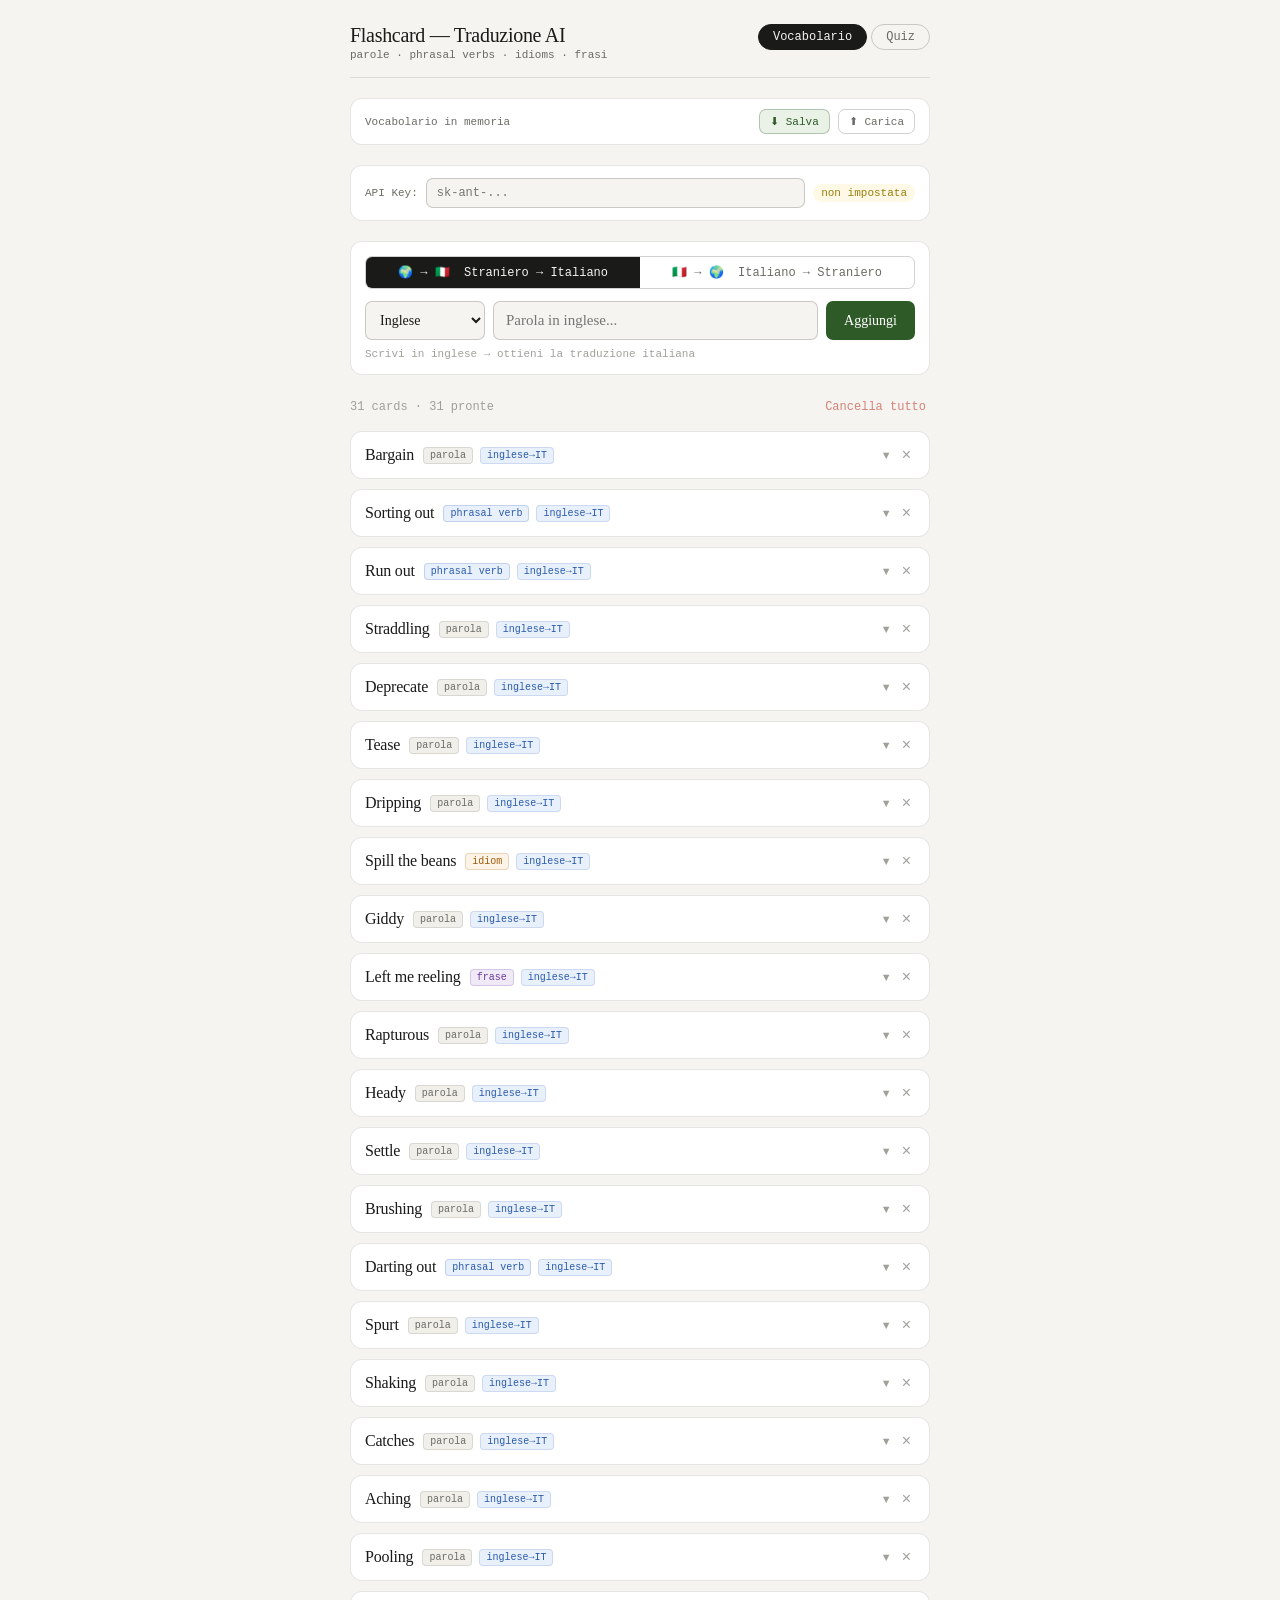
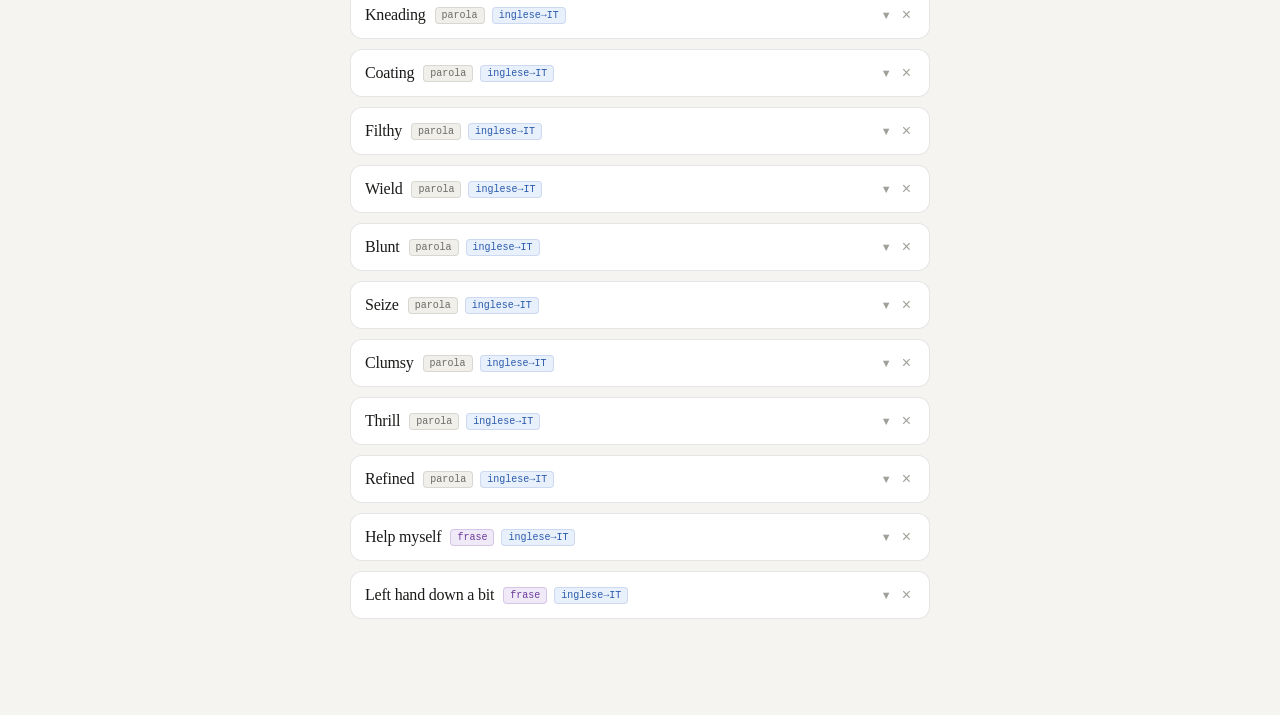
<file: index.html.html>
<!DOCTYPE html>
<html lang="it">
<head>
<meta charset="UTF-8">
<meta name="viewport" content="width=device-width, initial-scale=1.0, maximum-scale=1.0">
<title>Flashcard — Traduzione AI</title>
<style>
*, *::before, *::after { box-sizing: border-box; margin: 0; padding: 0; }
:root {
  --bg:#f5f4f0; --surf:#fff; --surf2:#f0efe9;
  --b:rgba(0,0,0,.1); --b2:rgba(0,0,0,.18);
  --tx:#1a1a18; --tx2:#6b6b65; --tx3:#a0a09a;
  --ac:#2d5a27; --ac-bg:#eaf2e8;
  --red:#c0392b; --red-bg:#fdf0ee;
  --ok:#1a6b3a; --ok-bg:#e6f4ec;
  --r:12px; --rs:7px;
}
body{font-family:'Georgia',serif;background:var(--bg);color:var(--tx);min-height:100vh;padding:1.5rem 1rem 5rem;-webkit-text-size-adjust:100%}
.wrap{max-width:580px;margin:0 auto}
header{margin-bottom:1.25rem;padding-bottom:1rem;border-bottom:1px solid var(--b);display:flex;align-items:flex-start;justify-content:space-between;gap:12px;flex-wrap:wrap}
.hl h1{font-size:20px;font-weight:normal;letter-spacing:-.3px}
.hl p{font-size:11px;color:var(--tx2);font-family:'Courier New',monospace;margin-top:2px}
.nav{display:flex;gap:4px}
.nb{font-family:'Courier New',monospace;font-size:12px;border:1px solid var(--b2);border-radius:20px;padding:5px 14px;background:none;color:var(--tx2);cursor:pointer;transition:all .15s;white-space:nowrap}
.nb.on{background:var(--tx);color:var(--bg);border-color:var(--tx)}
.nb:hover:not(.on){background:var(--surf2)}
#view-cards{display:block}
#view-quiz{display:none}
.sbar{background:var(--surf);border:1px solid var(--b);border-radius:var(--r);padding:10px 14px;margin-bottom:1.25rem;display:flex;align-items:center;gap:8px;flex-wrap:wrap}
.sbar-lbl{font-size:11px;color:var(--tx2);font-family:'Courier New',monospace;flex:1;min-width:100px}
.bsm{font-family:'Courier New',monospace;font-size:11px;border:1px solid var(--b2);border-radius:var(--rs);padding:5px 10px;background:none;color:var(--tx2);cursor:pointer;white-space:nowrap;transition:all .15s}
.bsm:hover{background:var(--surf2)}
.bsm.ac{background:var(--ac-bg);color:var(--ac);border-color:rgba(45,90,39,.3)}
#filein{display:none}
.api{background:var(--surf);border:1px solid var(--b);border-radius:var(--r);padding:12px 14px;margin-bottom:1.25rem;display:flex;align-items:center;gap:8px;flex-wrap:wrap}
.api label{font-size:11px;color:var(--tx2);font-family:'Courier New',monospace;white-space:nowrap}
.api input{flex:1;min-width:120px;font-family:'Courier New',monospace;font-size:12px;border:1px solid var(--b2);border-radius:var(--rs);padding:7px 10px;background:var(--bg);color:var(--tx);outline:none}
.api input:focus{border-color:var(--ac)}
.ast{font-size:11px;font-family:'Courier New',monospace;padding:3px 8px;border-radius:20px;white-space:nowrap}
.ast.ok{background:var(--ac-bg);color:var(--ac)}
.ast.no{background:#fef9e7;color:#9a7d0a}
.insec{background:var(--surf);border:1px solid var(--b);border-radius:var(--r);padding:14px;margin-bottom:1.25rem}
.dtog{display:flex;margin-bottom:12px;border:1px solid var(--b2);border-radius:var(--rs);overflow:hidden}
.db{flex:1;font-family:'Courier New',monospace;font-size:12px;padding:8px 10px;border:none;background:none;color:var(--tx2);cursor:pointer;transition:all .15s;text-align:center}
.db.on{background:var(--tx);color:var(--bg)}
.db:hover:not(.on){background:var(--surf2)}
.irow{display:flex;gap:8px;flex-wrap:wrap}
.irow select{font-family:'Georgia',serif;font-size:14px;border:1px solid var(--b2);border-radius:var(--rs);padding:10px;background:var(--bg);color:var(--tx);outline:none;cursor:pointer;width:120px;flex-shrink:0}
.irow input[type=text]{flex:1;min-width:100px;font-family:'Georgia',serif;font-size:15px;border:1px solid var(--b2);border-radius:var(--rs);padding:10px 12px;background:var(--bg);color:var(--tx);outline:none}
.irow input:focus,.irow select:focus{border-color:var(--ac)}
.bpri{font-family:'Georgia',serif;font-size:14px;background:var(--ac);color:#fff;border:none;border-radius:var(--rs);padding:10px 18px;cursor:pointer;white-space:nowrap;flex-shrink:0}
.bpri:hover{opacity:.85}
.hint{font-size:11px;color:var(--tx3);font-family:'Courier New',monospace;margin-top:8px}
.tbar{display:flex;align-items:center;justify-content:space-between;margin-bottom:.75rem;min-height:24px}
.cnt{font-size:12px;color:var(--tx3);font-family:'Courier New',monospace}
.bclr{font-size:12px;color:var(--red);background:none;border:none;cursor:pointer;font-family:'Courier New',monospace;padding:2px 4px;opacity:.6}
.bclr:hover{opacity:1}
#clist{display:flex;flex-direction:column;gap:10px}
.empty{text-align:center;padding:3rem 1rem;color:var(--tx3);font-size:14px;font-style:italic;line-height:1.8}
.fc{background:var(--surf);border:1px solid var(--b);border-radius:var(--r);overflow:hidden}
.cf{display:flex;align-items:center;justify-content:space-between;padding:13px 14px;cursor:pointer;user-select:none;gap:8px}
.cf:hover{background:var(--surf2)}
.cw{font-size:16px;font-weight:normal;color:var(--tx);letter-spacing:-.2px;word-break:break-word}
.tb{font-size:10px;font-family:'Courier New',monospace;border-radius:4px;padding:2px 6px;margin-left:7px;flex-shrink:0;white-space:nowrap}
.tw{background:#f0efe9;color:#6b6b65;border:1px solid rgba(0,0,0,.1)}
.tp{background:#e8f0fb;color:#2a5aab;border:1px solid rgba(42,90,171,.2)}
.ti{background:#fdf3e6;color:#9a5c0a;border:1px solid rgba(154,92,10,.2)}
.tf{background:#f0eaf8;color:#6b3a9a;border:1px solid rgba(107,58,154,.2)}
.db2{font-size:10px;font-family:'Courier New',monospace;border-radius:4px;padding:2px 6px;margin-left:5px;flex-shrink:0;white-space:nowrap}
.dfwd{background:#e8f0fb;color:#2a5aab;border:1px solid rgba(42,90,171,.15)}
.drev{background:#f0eaf8;color:#6b3a9a;border:1px solid rgba(107,58,154,.15)}
.ca{display:flex;align-items:center;gap:6px;flex-shrink:0}
.ctog{font-size:11px;color:var(--tx3)}
.del{background:none;border:none;color:var(--tx3);cursor:pointer;font-size:16px;line-height:1;padding:2px 4px}
.del:hover{color:var(--red)}
.cb{display:none;border-top:1px solid var(--b);padding:14px;background:var(--surf2)}
.cb.open{display:block}
.sl{font-size:10px;font-family:'Courier New',monospace;letter-spacing:.08em;text-transform:uppercase;color:var(--tx3);margin-bottom:5px}
.tr2{font-size:20px;color:var(--tx);margin-bottom:4px;letter-spacing:-.3px}
.lit{font-size:13px;color:var(--tx3);font-style:italic;margin-bottom:12px}
.syns{display:flex;gap:6px;flex-wrap:wrap;margin-bottom:14px}
.syn{background:var(--surf);border:1px solid var(--b2);border-radius:20px;padding:4px 11px;font-size:13px;color:var(--tx2)}
.eit{font-size:14px;color:var(--tx2);line-height:1.65;border-left:2px solid var(--b2);padding-left:11px;font-style:italic;margin-bottom:7px}
.eor{font-size:13px;color:var(--tx3);line-height:1.6;border-left:2px solid var(--b);padding-left:11px;font-style:italic}
.tki{font-size:10px;color:var(--tx3);font-family:'Courier New',monospace;margin-top:10px;text-align:right}
.lbar{display:flex;align-items:center;gap:10px;padding:13px 14px;background:var(--surf2);border-top:1px solid var(--b)}
.spin{width:14px;height:14px;border:1.5px solid var(--b2);border-top-color:var(--ac);border-radius:50%;animation:sp .7s linear infinite;flex-shrink:0}
@keyframes sp{to{transform:rotate(360deg)}}
.ltx{font-size:13px;color:var(--tx2);font-family:'Courier New',monospace}
.err{font-size:12px;color:var(--red);padding:11px 14px;border-top:1px solid var(--b);background:var(--red-bg);font-family:'Courier New',monospace;word-break:break-word}
.tcost{font-size:11px;color:var(--tx3);font-family:'Courier New',monospace;text-align:right;margin-top:1rem}
.qmbar{display:flex;margin-bottom:1.25rem;border:1px solid var(--b2);border-radius:var(--rs);overflow:hidden}
.qmb{flex:1;font-family:'Courier New',monospace;font-size:11px;padding:8px 6px;border:none;background:none;color:var(--tx2);cursor:pointer;text-align:center;transition:all .15s}
.qmb.on{background:var(--tx);color:var(--bg)}
.qmb:hover:not(.on){background:var(--surf2)}
.qprog{display:flex;align-items:center;gap:10px;margin-bottom:1.25rem}
.qpw{flex:1;height:4px;background:var(--surf2);border-radius:2px;overflow:hidden}
.qpf{height:100%;background:var(--ac);border-radius:2px;transition:width .3s}
.qpl{font-size:12px;color:var(--tx3);font-family:'Courier New',monospace;white-space:nowrap}
.qcard{background:var(--surf);border:1px solid var(--b);border-radius:var(--r);padding:2rem 1.5rem;text-align:center;margin-bottom:1.25rem;min-height:160px;display:flex;flex-direction:column;align-items:center;justify-content:center;gap:8px}
.qql{font-size:11px;font-family:'Courier New',monospace;color:var(--tx3);text-transform:uppercase;letter-spacing:.08em}
.qw{font-size:26px;letter-spacing:-.4px;color:var(--tx);line-height:1.2}
.qmeta{display:flex;align-items:center;gap:6px;margin-top:4px;flex-wrap:wrap;justify-content:center}
.qirow{display:flex;gap:8px;margin-bottom:1rem}
.qi{flex:1;font-family:'Georgia',serif;font-size:16px;border:1px solid var(--b2);border-radius:var(--rs);padding:11px 14px;background:var(--surf);color:var(--tx);outline:none;text-align:center}
.qi:focus{border-color:var(--ac)}
.qi.ok{border-color:var(--ok);background:var(--ok-bg);color:var(--ok)}
.qi.no{border-color:var(--red);background:var(--red-bg);color:var(--red)}
.bchk{font-family:'Georgia',serif;font-size:14px;background:var(--ac);color:#fff;border:none;border-radius:var(--rs);padding:11px 20px;cursor:pointer;white-space:nowrap}
.bchk:hover{opacity:.85}
.qfb{border-radius:var(--r);padding:14px 16px;margin-bottom:1rem;display:none}
.qfb.ok{background:var(--ok-bg);border:1px solid rgba(26,107,58,.2)}
.qfb.no{background:var(--red-bg);border:1px solid rgba(192,57,43,.2)}
.qft{font-size:14px;margin-bottom:4px}
.qfb.ok .qft{color:var(--ok)}
.qfb.no .qft{color:var(--red)}
.qfd{font-size:13px;color:var(--tx2);line-height:1.6}
.bnxt{width:100%;font-family:'Georgia',serif;font-size:15px;background:none;border:1px solid var(--b2);border-radius:var(--rs);padding:12px;cursor:pointer;color:var(--tx2);transition:all .15s;display:none}
.bnxt:hover{background:var(--surf2)}
.qscore{background:var(--surf);border:1px solid var(--b);border-radius:var(--r);padding:2rem;text-align:center;display:none}
.snum{font-size:48px;color:var(--tx);margin-bottom:4px;letter-spacing:-2px}
.slbl{font-size:14px;color:var(--tx2);margin-bottom:1.5rem}
.brst{font-family:'Georgia',serif;font-size:14px;background:var(--ac);color:#fff;border:none;border-radius:var(--rs);padding:10px 24px;cursor:pointer}
.qempty{text-align:center;padding:3rem 1rem;color:var(--tx3);font-size:14px;font-style:italic;line-height:1.8;display:none}
@media(max-width:480px){
  body{padding:1rem .75rem 5rem}
  header{flex-direction:column;align-items:flex-start}
  .hl h1{font-size:18px}
  .irow select{width:105px;font-size:13px}
  .bpri{padding:10px 13px;font-size:13px}
  .qw{font-size:20px}
  .qcard{padding:1.5rem 1rem}
  .qmb{font-size:10px;padding:7px 4px}
}
</style>
</head>
<body>
<div class="wrap">
  <header>
    <div class="hl">
      <h1>Flashcard — Traduzione AI</h1>
      <p>parole · phrasal verbs · idioms · frasi</p>
    </div>
    <div class="nav">
      <button class="nb on" id="nb-cards" onclick="showView('cards')">Vocabolario</button>
      <button class="nb" id="nb-quiz" onclick="showView('quiz')">Quiz</button>
    </div>
  </header>

  <div id="view-cards">
    <div class="sbar">
      <span class="sbar-lbl" id="slbl">Vocabolario in memoria</span>
      <button class="bsm ac" onclick="saveFile()">⬇ Salva</button>
      <button class="bsm" onclick="document.getElementById('filein').click()">⬆ Carica</button>
      <input type="file" id="filein" accept=".json" onchange="loadFile(event)">
    </div>
    <div class="api">
      <label>API Key:</label>
      <input type="password" id="akey" placeholder="sk-ant-..." oninput="chkKey()">
      <span class="ast no" id="ast">non impostata</span>
    </div>
    <div class="insec">
      <div class="dtog">
        <button class="db on" id="db-fwd" onclick="setDir('fwd')">🌍 → 🇮🇹 &nbsp;Straniero → Italiano</button>
        <button class="db" id="db-rev" onclick="setDir('rev')">🇮🇹 → 🌍 &nbsp;Italiano → Straniero</button>
      </div>
      <div class="irow">
        <select id="lang" onchange="setDir(iDir)">
          <option value="en">Inglese</option>
          <option value="es">Spagnolo</option>
          <option value="fr">Francese</option>
          <option value="de">Tedesco</option>
          <option value="pt">Portoghese</option>
          <option value="ja">Giapponese</option>
          <option value="zh">Cinese</option>
          <option value="ru">Russo</option>
          <option value="ar">Arabo</option>
        </select>
        <input type="text" id="win" placeholder="Inserisci una parola..." autocomplete="off" autocorrect="off" autocapitalize="off" spellcheck="false">
        <button class="bpri" onclick="addCard()">Aggiungi</button>
      </div>
      <div class="hint" id="hint"></div>
    </div>
    <div class="tbar">
      <span class="cnt" id="cnt"></span>
      <button class="bclr" id="bclr" style="display:none" onclick="clearAll()">Cancella tutto</button>
    </div>
    <div id="clist"></div>
    <div class="tcost" id="tcost"></div>
  </div>

  <div id="view-quiz">
    <div class="qempty" id="qempty">
      Nessuna flashcard disponibile.<br>Torna al Vocabolario e aggiungi qualche parola prima.
    </div>
    <div id="qmain" style="display:none">
      <div class="qmbar">
        <button class="qmb on" id="qm-mixed" onclick="setQMode('mixed')">🔀 Misto</button>
        <button class="qmb" id="qm-fwd" onclick="setQMode('fwd')">🌍→🇮🇹 Straniero→IT</button>
        <button class="qmb" id="qm-rev" onclick="setQMode('rev')">🇮🇹→🌍 Italiano→Straniero</button>
      </div>
      <div class="qprog">
        <div class="qpw"><div class="qpf" id="qpf" style="width:0%"></div></div>
        <span class="qpl" id="qpl">0 / 0</span>
      </div>
      <div class="qcard">
        <div class="qql" id="qql">—</div>
        <div class="qw" id="qqw">—</div>
        <div class="qmeta">
          <span class="tb" id="qtb"></span>
          <span style="font-size:11px;color:var(--tx3);font-family:'Courier New',monospace" id="qll"></span>
        </div>
      </div>
      <div class="qirow">
        <input type="text" class="qi" id="qi" placeholder="Scrivi la traduzione..." autocomplete="off" autocorrect="off" autocapitalize="off" spellcheck="false">
        <button class="bchk" id="bchk" onclick="checkAns()">Controlla</button>
      </div>
      <div class="qfb" id="qfb">
        <div class="qft" id="qft"></div>
        <div class="qfd" id="qfd"></div>
      </div>
      <button class="bnxt" id="bnxt" onclick="nextQ()">Prossima →</button>
    </div>
    <div class="qscore" id="qscore">
      <div class="snum" id="snum">0/0</div>
      <div class="slbl" id="slbl2"></div>
      <br>
      <button class="brst" onclick="startQuiz()">Ricomincia</button>
    </div>
  </div>
</div>

<script>
"use strict";
var LN={en:'inglese',es:'spagnolo',fr:'francese',de:'tedesco',pt:'portoghese',ja:'giapponese',zh:'cinese',ru:'russo',ar:'arabo'};
var PI=1/1e6,PO=5/1e6;
var TM={word:{c:'tw',l:'parola'},phrasal:{c:'tp',l:'phrasal verb'},idiom:{c:'ti',l:'idiom'},phrase:{c:'tf',l:'frase'}};
function tm(t){return TM[t]||TM.word;}

var PRE=[
  // ── Batch originale ──
  {word:'Bargain',         dir:'fwd',lc:'en',ln:'inglese',data:{type:'word',   tr:'affare / occasione',                     lit:null,               sy:['deal','good buy','steal'],                              ei:'Ho trovato un vero affare al mercato: scarpe di qualità a metà prezzo.',      eo:'I found a real bargain at the market: quality shoes at half price.'}},
  {word:'Sorting out',     dir:'fwd',lc:'en',ln:'inglese',data:{type:'phrasal',tr:'sistemare / risolvere',                  lit:null,               sy:['figuring out','resolving','dealing with'],               ei:'Sto cercando di sistemare tutti i documenti prima della scadenza.',           eo:"I'm trying to sort out all the paperwork before the deadline."}},
  {word:'Run out',         dir:'fwd',lc:'en',ln:'inglese',data:{type:'phrasal',tr:'esaurire / finire',                      lit:null,               sy:['use up','deplete','exhaust'],                            ei:'Siamo rimasti senza latte proprio quando avevo voglia di caffè.',             eo:'We ran out of milk just when I felt like having coffee.'}},
  {word:'Straddling',      dir:'fwd',lc:'en',ln:'inglese',data:{type:'word',   tr:'a cavalcioni / a cavallo di',             lit:null,               sy:['spanning','bridging','overlapping'],                     ei:'La città si trova a cavallo tra due regioni diverse.',                        eo:'The city is straddling two different regions.'}},
  {word:'Deprecate',       dir:'fwd',lc:'en',ln:'inglese',data:{type:'word',   tr:'deprecare / sconsigliare',               lit:null,               sy:['discourage','disapprove','phase out'],                   ei:"Questa funzione è stata deprecata nell'ultima versione del software.",         eo:'This function was deprecated in the latest software version.'}},
  {word:'Tease',           dir:'fwd',lc:'en',ln:'inglese',data:{type:'word',   tr:'prendere in giro / stuzzicare',          lit:null,               sy:['mock','taunt','needle'],                                 ei:'I suoi amici lo stuzzicavano bonariamente per il nuovo taglio.',              eo:'His friends teased him good-naturedly about his new haircut.'}},
  {word:'Dripping',        dir:'fwd',lc:'en',ln:'inglese',data:{type:'word',   tr:'gocciolante / che stilla',               lit:null,               sy:['leaking','oozing','trickling'],                          ei:'Tornò a casa completamente fradicio, con i vestiti gocciolanti.',             eo:'He came home completely soaked, his clothes dripping.'}},
  {word:'Spill the beans', dir:'fwd',lc:'en',ln:'inglese',data:{type:'idiom',  tr:'rivelare un segreto / fare una soffiata',lit:'versare i fagioli',sy:['let the cat out of the bag','give the game away','blab'],ei:'Ha rivelato tutto alla festa e ha rovinato la sorpresa.',              eo:'She spilled the beans at the party and ruined the surprise.'}},
  {word:'Giddy',           dir:'fwd',lc:'en',ln:'inglese',data:{type:'word',   tr:'stordito / euforico',                    lit:null,               sy:['dizzy','lightheaded','euphoric'],                        ei:'Si sentiva euforica di eccitazione prima del concerto.',                      eo:'She felt giddy with excitement before the concert.'}},
  {word:'Left me reeling', dir:'fwd',lc:'en',ln:'inglese',data:{type:'phrase', tr:'mi ha lasciato sconvolto',               lit:null,               sy:['knocked me sideways','floored me','left me stunned'],   ei:'La notizia mi ha lasciato completamente sconvolto per giorni.',              eo:'The news left me reeling for days.'}},
  {word:'Rapturous',       dir:'fwd',lc:'en',ln:'inglese',data:{type:'word',   tr:'estatico / rapito',                      lit:null,               sy:['ecstatic','elated','enraptured'],                        ei:'Il pubblico ha accolto lo spettacolo con un applauso estatico.',              eo:'The audience greeted the performance with rapturous applause.'}},
  {word:'Heady',           dir:'fwd',lc:'en',ln:'inglese',data:{type:'word',   tr:'inebriante / esaltante',                 lit:null,               sy:['intoxicating','exhilarating','thrilling'],               ei:'I primi anni della startup erano un periodo inebriante di possibilità.',       eo:'The early years of the startup were a heady time of endless possibilities.'}},
  // ── Nuovo batch ──
  {word:'Settle',          dir:'fwd',lc:'en',ln:'inglese',data:{type:'word',   tr:'sistemarsi / stabilirsi / risolvere',    lit:null,               sy:['resolve','establish','calm down'],                       ei:'Dopo anni di viaggi, decise finalmente di stabilirsi in campagna.',           eo:'After years of travelling, she finally decided to settle in the countryside.'}},
  {word:'Brushing',        dir:'fwd',lc:'en',ln:'inglese',data:{type:'word',   tr:'sfiorando / spazzolando',                lit:null,               sy:['grazing','stroking','sweeping'],                         ei:'Le sue dita la sfiorarono leggermente mentre passava accanto.',               eo:'His fingers brushed her lightly as he passed by.'}},
  {word:'Darting out',     dir:'fwd',lc:'en',ln:'inglese',data:{type:'phrasal',tr:'schizzare fuori / balzare fuori',         lit:null,               sy:['rushing out','shooting out','springing out'],            ei:'Il gatto schizzò fuori dalla porta appena la aprì.',                          eo:'The cat darted out of the door as soon as she opened it.'}},
  {word:'Spurt',           dir:'fwd',lc:'en',ln:'inglese',data:{type:'word',   tr:'getto / schizzo / scatto',               lit:null,               sy:['burst','gush','surge'],                                  ei:'Un getto di sangue uscì dalla ferita prima che riuscisse a fermarla.',        eo:'A spurt of blood came from the wound before he could stop it.'}},
  {word:'Shaking',         dir:'fwd',lc:'en',ln:'inglese',data:{type:'word',   tr:'tremante / scuotendo',                   lit:null,               sy:['trembling','quivering','shuddering'],                    ei:'Le mani le tremavano mentre leggeva la lettera.',                             eo:'Her hands were shaking as she read the letter.'}},
  {word:'Catches',         dir:'fwd',lc:'en',ln:'inglese',data:{type:'word',   tr:'afferra / cattura / coglie',             lit:null,               sy:['grabs','seizes','snags'],                                ei:'Il portiere afferra la palla con un tuffo spettacolare.',                     eo:'The goalkeeper catches the ball with a spectacular dive.'}},
  {word:'Aching',          dir:'fwd',lc:'en',ln:'inglese',data:{type:'word',   tr:'dolente / che fa male / che anela',      lit:null,               sy:['throbbing','hurting','longing'],                         ei:'Le gambe dolenti dopo l\'allenamento erano la prova di una buona sessione.',  eo:'His aching legs after training were proof of a good session.'}},
  {word:'Pooling',         dir:'fwd',lc:'en',ln:'inglese',data:{type:'word',   tr:'raccogliersi in pozze / confluire',       lit:null,               sy:['collecting','gathering','accumulating'],                 ei:'Il sangue si raccoglieva lentamente sul pavimento di marmo.',                 eo:'Blood was pooling slowly on the marble floor.'}},
  {word:'Kneading',        dir:'fwd',lc:'en',ln:'inglese',data:{type:'word',   tr:'impastare / massaggiare con forza',      lit:null,               sy:['massaging','working','pressing'],                        ei:'Impastò il pane con le mani per dieci minuti.',                              eo:'She spent ten minutes kneading the bread dough by hand.'}},
  {word:'Coating',         dir:'fwd',lc:'en',ln:'inglese',data:{type:'word',   tr:'rivestimento / strato / ricoprire',      lit:null,               sy:['covering','layering','glazing'],                         ei:'Ricoprì il pollo di spezie prima di metterlo in forno.',                      eo:'She coating the chicken in spices before putting it in the oven.'}},
  {word:'Filthy',          dir:'fwd',lc:'en',ln:'inglese',data:{type:'word',   tr:'sporco / sudicio / osceno',              lit:null,               sy:['dirty','disgusting','foul'],                             ei:'Tornò a casa con le scarpe sudicie dopo la passeggiata nel fango.',           eo:'He came home with filthy shoes after the walk through the mud.'}},
  {word:'Wield',           dir:'fwd',lc:'en',ln:'inglese',data:{type:'word',   tr:'maneggiare / esercitare (potere)',        lit:null,               sy:['brandish','handle','exercise'],                          ei:'Il generale esercitava un\'autorità assoluta sui suoi uomini.',               eo:'The general wielded absolute authority over his men.'}},
  {word:'Blunt',           dir:'fwd',lc:'en',ln:'inglese',data:{type:'word',   tr:'smusso / ottuso / diretto / brusco',     lit:null,               sy:['dull','direct','straightforward'],                       ei:'Fu diretto: disse esattamente quello che pensava senza giri di parole.',      eo:'He was blunt: he said exactly what he thought without beating around the bush.'}},
  {word:'Seize',           dir:'fwd',lc:'en',ln:'inglese',data:{type:'word',   tr:'afferrare / impadronirsi / cogliere',    lit:null,               sy:['grab','grasp','capture'],                                ei:'Colse l\'occasione al volo e accettò l\'offerta di lavoro.',                  eo:'She seized the opportunity and accepted the job offer.'}},
  {word:'Clumsy',          dir:'fwd',lc:'en',ln:'inglese',data:{type:'word',   tr:'goffo / maldestro',                      lit:null,               sy:['awkward','ungainly','ham-fisted'],                       ei:'Era così goffo che rovesciò il caffè sulla camicia nuova.',                   eo:'He was so clumsy he spilled coffee on his new shirt.'}},
  {word:'Thrill',          dir:'fwd',lc:'en',ln:'inglese',data:{type:'word',   tr:'brivido / emozione intensa',             lit:null,               sy:['excitement','rush','exhilaration'],                      ei:'Sentì un brivido di eccitazione quando salì sul palco per la prima volta.',   eo:'She felt a thrill of excitement when she stepped on stage for the first time.'}},
  {word:'Refined',         dir:'fwd',lc:'en',ln:'inglese',data:{type:'word',   tr:'raffinato / elegante',                   lit:null,               sy:['sophisticated','polished','cultured'],                   ei:'Il suo gusto raffinato si notava in ogni dettaglio della casa.',              eo:'Her refined taste was evident in every detail of her home.'}},
  {word:'Help myself',         dir:'fwd',lc:'en',ln:'inglese',data:{type:'phrase', tr:'servirmi da solo / non riuscire a trattenermi',lit:null,sy:["serve myself","can't resist","treat myself"],           ei:'Non riuscivo a trattenermi dal mangiare un altro pezzo di torta.',                    eo:"I couldn't help myself from eating another piece of cake."}},
  {word:'Left hand down a bit',dir:'fwd',lc:'en',ln:'inglese',data:{type:'phrase', tr:'sterza leggermente a sinistra',                  lit:null,sy:['steer left','turn left','left a bit'],              ei:'Sterza un po\' a sinistra — stai andando verso il fosso!',                            eo:"Left hand down a bit — you're heading for the ditch!"}}
];

var cards=[],iDir='fwd',qMode='mixed';
var qQueue=[],qIdx=0,qOk=0,qDone=false;

function init(){
  cards=PRE.map(function(p,i){return{id:Date.now()+i,word:p.word,dir:p.dir,lc:p.lc,ln:p.ln,status:'ready',data:p.data,tok:null};});
  chkKey();setDir('fwd');render();
}

function showView(v){
  var vc=document.getElementById('view-cards');
  var vq=document.getElementById('view-quiz');
  var nc=document.getElementById('nb-cards');
  var nq=document.getElementById('nb-quiz');
  if(v==='quiz'){
    vc.style.display='none';vq.style.display='block';
    nc.className='nb';nq.className='nb on';
    startQuiz();
  } else {
    vc.style.display='block';vq.style.display='none';
    nc.className='nb on';nq.className='nb';
  }
}

function setDir(d){
  iDir=d;
  document.getElementById('db-fwd').className='db'+(d==='fwd'?' on':'');
  document.getElementById('db-rev').className='db'+(d==='rev'?' on':'');
  var ln=LN[document.getElementById('lang').value]||'inglese';
  var wi=document.getElementById('win');
  var hi=document.getElementById('hint');
  if(d==='fwd'){wi.placeholder='Parola in '+ln+'...';hi.textContent='Scrivi in '+ln+' → ottieni la traduzione italiana';}
  else{wi.placeholder='Parola o frase in italiano...';hi.textContent='Scrivi in italiano → ottieni la parola in '+ln;}
}

function chkKey(){
  var k=document.getElementById('akey').value.trim();
  var s=document.getElementById('ast');
  if(k.startsWith('sk-ant-')&&k.length>20){s.textContent='ok';s.className='ast ok';}
  else{s.textContent='non impostata';s.className='ast no';}
}

function saveFile(){
  var exp=cards.filter(function(c){return c.status==='ready';}).map(function(c){return{word:c.word,dir:c.dir,lc:c.lc,ln:c.ln,data:c.data};});
  var b=new Blob([JSON.stringify({v:2,cards:exp},null,2)],{type:'application/json'});
  var a=document.createElement('a');a.href=URL.createObjectURL(b);a.download='flashcards.json';a.click();URL.revokeObjectURL(a.href);
  document.getElementById('slbl').textContent='Salvato: flashcards.json';
}
function loadFile(e){
  var f=e.target.files[0];if(!f)return;
  var r=new FileReader();
  r.onload=function(ev){
    try{
      var p=JSON.parse(ev.target.result);
      cards=(p.cards||p).map(function(c,i){return{id:Date.now()+i,word:c.word,dir:c.dir||'fwd',lc:c.lc||'en',ln:c.ln||'inglese',status:'ready',data:c.data,tok:null};});
      document.getElementById('slbl').textContent='Caricato: '+f.name;
      render();
    }catch(err){alert('Errore: '+err.message);}
  };
  r.readAsText(f);e.target.value='';
}

document.getElementById('win').addEventListener('keydown',function(e){if(e.key==='Enter')addCard();});

async function addCard(){
  var wi=document.getElementById('win');
  var lc=document.getElementById('lang').value;
  var ak=document.getElementById('akey').value.trim();
  var entry=wi.value.trim();
  if(!entry){wi.focus();return;}
  if(!ak||!ak.startsWith('sk-ant-')){document.getElementById('akey').focus();alert('Inserisci prima la tua API key Anthropic.');return;}
  wi.value='';
  var ln=LN[lc];
  var card={id:Date.now(),word:entry,dir:iDir,lc:lc,ln:ln,status:'loading',data:null,err:'',tok:null};
  cards.unshift(card);render();
  var sys,msg;
  if(iDir==='fwd'){
    sys='You are a bilingual dictionary (source→Italian). Respond ONLY with valid JSON, no markdown.\nSchema: {"type":"word|phrasal|idiom|phrase","tr":"Italian translation","lit":"literal if idiom else null","sy":["syn1 in '+ln+'","syn2 in '+ln+'","syn3 in '+ln+'"],"ei":"example in Italian","eo":"same in '+ln+'"}';
    msg=ln+': "'+entry+'"';
  } else {
    sys='You are a bilingual dictionary (Italian→target). Respond ONLY with valid JSON, no markdown.\nSchema: {"type":"word|phrasal|idiom|phrase","tr":"best equivalent in '+ln+'","lit":"literal back-translation if idiom else null","sy":["syn1 in '+ln+'","syn2 in '+ln+'","syn3 in '+ln+'"],"ei":"example in Italian","eo":"same in '+ln+'"}';
    msg='Italian: "'+entry+'" → translate to '+ln;
  }
  try{
    var res=await fetch('https://api.anthropic.com/v1/messages',{method:'POST',headers:{'Content-Type':'application/json','x-api-key':ak,'anthropic-version':'2023-06-01'},body:JSON.stringify({model:'claude-haiku-4-5-20251001',max_tokens:350,system:sys,messages:[{role:'user',content:msg}]})});
    if(!res.ok){var er=await res.json();throw new Error(er&&er.error&&er.error.message?er.error.message:'HTTP '+res.status);}
    var d=await res.json();
    var txt=(d.content&&d.content[0]&&d.content[0].text?d.content[0].text:'').replace(/```json|```/g,'').trim();
    var p=JSON.parse(txt);
    card.status='ready';
    card.data={type:p.type||'word',tr:p.tr||'',lit:p.lit||null,sy:Array.isArray(p.sy)?p.sy:[],ei:p.ei||'',eo:p.eo||''};
    card.tok=d.usage||null;
  }catch(e){card.status='error';card.err=e.message;}
  render();
}

function tog(id){
  var b=document.getElementById('cb-'+id);
  var t=document.getElementById('ct-'+id);
  if(!b)return;
  b.classList.toggle('open');
  if(t)t.textContent=b.classList.contains('open')?'▲':'▼';
}
function del(id){cards=cards.filter(function(c){return c.id!==id;});render();}
function clearAll(){if(!confirm('Eliminare tutte le flashcard?'))return;cards=[];render();}
function cost(t){if(!t)return null;return{c:t.input_tokens*PI+t.output_tokens*PO,i:t.input_tokens,o:t.output_tokens};}

function render(){
  var list=document.getElementById('clist');
  var cnt=document.getElementById('cnt');
  var bc=document.getElementById('bclr');
  var tc=document.getElementById('tcost');
  if(cards.length===0){
    list.innerHTML='<div class="empty">Nessuna flashcard ancora.<br>Aggiungi parole, phrasal verbs, idioms o frasi.</div>';
    cnt.textContent='';bc.style.display='none';tc.textContent='';return;
  }
  var rdy=cards.filter(function(c){return c.status==='ready';}).length;
  cnt.textContent=cards.length+' cards · '+rdy+' pronte';
  bc.style.display='';
  var tot=0;cards.forEach(function(c){var r=cost(c.tok);if(r)tot+=r.c;});
  tc.textContent=tot>0?'costo sessione: $'+tot.toFixed(5):'';
  list.innerHTML=cards.map(function(c){
    if(c.status==='loading')return '<div class="fc"><div class="cf" style="cursor:default"><div style="display:flex;align-items:center;flex:1"><span class="cw">'+c.word+'</span></div><div class="ca"><div class="spin"></div><button class="del" onclick="del('+c.id+')">×</button></div></div><div class="lbar"><div class="spin"></div><span class="ltx">Generazione in corso...</span></div></div>';
    if(c.status==='error')return '<div class="fc"><div class="cf" style="cursor:default"><div style="display:flex;align-items:center;flex:1"><span class="cw">'+c.word+'</span></div><div class="ca"><button class="del" onclick="del('+c.id+')">×</button></div></div><div class="err">Errore: '+(c.err||'elimina e riprova')+'</div></div>';
    var d=c.data,t=tm(d.type);
    var dfwd=c.dir!=='rev';
    var syL=d.type==='idiom'?'Espressioni simili ('+c.ln+')':d.type==='phrasal'?'Phrasal simili ('+c.ln+')':'Sinonimi ('+c.ln+')';
    var sy=(d.sy||[]).map(function(s){return'<span class="syn">'+s+'</span>';}).join('');
    var ci=cost(c.tok);
    var tks=ci?ci.i+'↑ '+ci.o+'↓ · ~$'+ci.c.toFixed(5):'';
    return '<div class="fc"><div class="cf" onclick="tog('+c.id+')"><div style="display:flex;align-items:center;min-width:0;flex:1;flex-wrap:wrap;gap:2px"><span class="cw">'+c.word+'</span><span class="tb '+t.c+'">'+t.l+'</span><span class="db2 '+(dfwd?'dfwd':'drev')+'">'+(dfwd?c.ln+'→IT':'IT→'+c.ln)+'</span></div><div class="ca"><span id="ct-'+c.id+'" class="ctog">▼</span><button class="del" onclick="event.stopPropagation();del('+c.id+')">×</button></div></div><div class="cb" id="cb-'+c.id+'"><div class="sl">'+(dfwd?'Traduzione italiana':'Parola in '+c.ln)+'</div><div class="tr2">'+d.tr+'</div>'+(d.lit?'<div class="lit">lett. "'+d.lit+'"</div>':'')+'<div class="sl">'+syL+'</div><div class="syns">'+sy+'</div><div class="sl">Esempio</div><div class="eit">'+d.ei+'</div><div class="eor">'+d.eo+'</div>'+(tks?'<div class="tki">'+tks+'</div>':'')+'</div></div>';
  }).join('');
}

function setQMode(m){
  qMode=m;
  ['mixed','fwd','rev'].forEach(function(x){document.getElementById('qm-'+x).className='qmb'+(x===m?' on':'');});
  startQuiz();
}

function startQuiz(){
  var rdy=cards.filter(function(c){return c.status==='ready'&&c.data&&c.data.tr;});
  var qe=document.getElementById('qempty');
  var qm=document.getElementById('qmain');
  var qs=document.getElementById('qscore');
  if(rdy.length===0){qe.style.display='block';qm.style.display='none';qs.style.display='none';return;}
  qe.style.display='none';qs.style.display='none';qm.style.display='block';
  var items=[];
  rdy.forEach(function(c){
    if(qMode==='mixed'||qMode==='fwd')items.push({c:c,ask:'fwd'});
    if(qMode==='mixed'||qMode==='rev')items.push({c:c,ask:'rev'});
  });
  qQueue=items.sort(function(){return Math.random()-.5;});
  qIdx=0;qOk=0;qDone=false;
  showQ();
}

function showQ(){
  var tot=qQueue.length;
  document.getElementById('qpf').style.width=(qIdx/tot*100)+'%';
  document.getElementById('qpl').textContent=qIdx+' / '+tot;
  var item=qQueue[qIdx];
  var c=item.c,ask=item.ask;
  var t=tm(c.data.type);
  var tb=document.getElementById('qtb');
  tb.textContent=t.l;tb.className='tb '+t.c;
  if(ask==='fwd'){
    document.getElementById('qql').textContent='Come si dice in italiano?';
    document.getElementById('qqw').textContent=c.word;
    document.getElementById('qll').textContent=c.ln;
    document.getElementById('qi').placeholder='Traduzione italiana...';
  } else {
    document.getElementById('qql').textContent='Come si dice in '+c.ln+'?';
    document.getElementById('qqw').textContent=c.data.tr;
    document.getElementById('qll').textContent='italiano';
    document.getElementById('qi').placeholder='Parola in '+c.ln+'...';
  }
  var qi=document.getElementById('qi');
  qi.value='';qi.className='qi';qi.disabled=false;
  document.getElementById('qfb').style.display='none';
  document.getElementById('qfb').className='qfb';
  document.getElementById('bnxt').style.display='none';
  document.getElementById('bchk').style.display='';
  qDone=false;
  setTimeout(function(){qi.focus();},50);
}

document.getElementById('qi').addEventListener('keydown',function(e){
  if(e.key==='Enter'){if(!qDone)checkAns();else nextQ();}
});

function norm(s){
  return (s||'').trim().toLowerCase().normalize('NFD').replace(/[\u0300-\u036f]/g,'').replace(/[^a-z0-9\s]/g,'').replace(/\s+/g,' ').trim();
}

function checkAns(){
  if(qDone)return;
  var item=qQueue[qIdx];
  var c=item.c,ask=item.ask;
  var raw=document.getElementById('qi').value;
  if(!raw.trim())return;
  var correct=ask==='fwd'?c.data.tr:c.word;
  var parts=correct.split(/[\/,]/).map(function(p){return norm(p);}).filter(Boolean);
  var un=norm(raw);
  var ok=parts.some(function(p){return p===un;})||norm(correct)===un;
  qDone=true;if(ok)qOk++;
  var qi=document.getElementById('qi');
  qi.className='qi '+(ok?'ok':'no');qi.disabled=true;
  var fb=document.getElementById('qfb');
  var ft=document.getElementById('qft');
  var fd=document.getElementById('qfd');
  fb.className='qfb '+(ok?'ok':'no');
  ft.textContent=ok?'Corretto!':'Non esatto';
  if(ok){fd.textContent='"'+c.word+'" = "'+correct+'"';}
  else{
    var lit=c.data.lit?'<br><em>lett. "'+c.data.lit+'"</em>':'';
    fd.innerHTML='Risposta corretta: <strong>'+correct+'</strong>'+lit+'<br><span style="color:var(--tx3);font-style:italic">'+c.data.ei+'</span>';
  }
  fb.style.display='block';
  document.getElementById('bchk').style.display='none';
  document.getElementById('bnxt').style.display='block';
  document.getElementById('bnxt').textContent=qIdx+1<qQueue.length?'Prossima →':'Risultati →';
}

function nextQ(){qIdx++;if(qIdx>=qQueue.length)showScore();else showQ();}

function showScore(){
  document.getElementById('qmain').style.display='none';
  document.getElementById('qscore').style.display='block';
  document.getElementById('snum').textContent=qOk+'/'+qQueue.length;
  var pct=Math.round(qOk/qQueue.length*100);
  var msg=pct===100?'perfetto!':pct>=80?'ottimo risultato':pct>=60?'buon lavoro':pct>=40?"ancora un po' di ripasso":'ripassia ancora';
  document.getElementById('slbl2').textContent=pct+'% — '+msg;
}

init();
</script>
</body>
</html>
</file>
